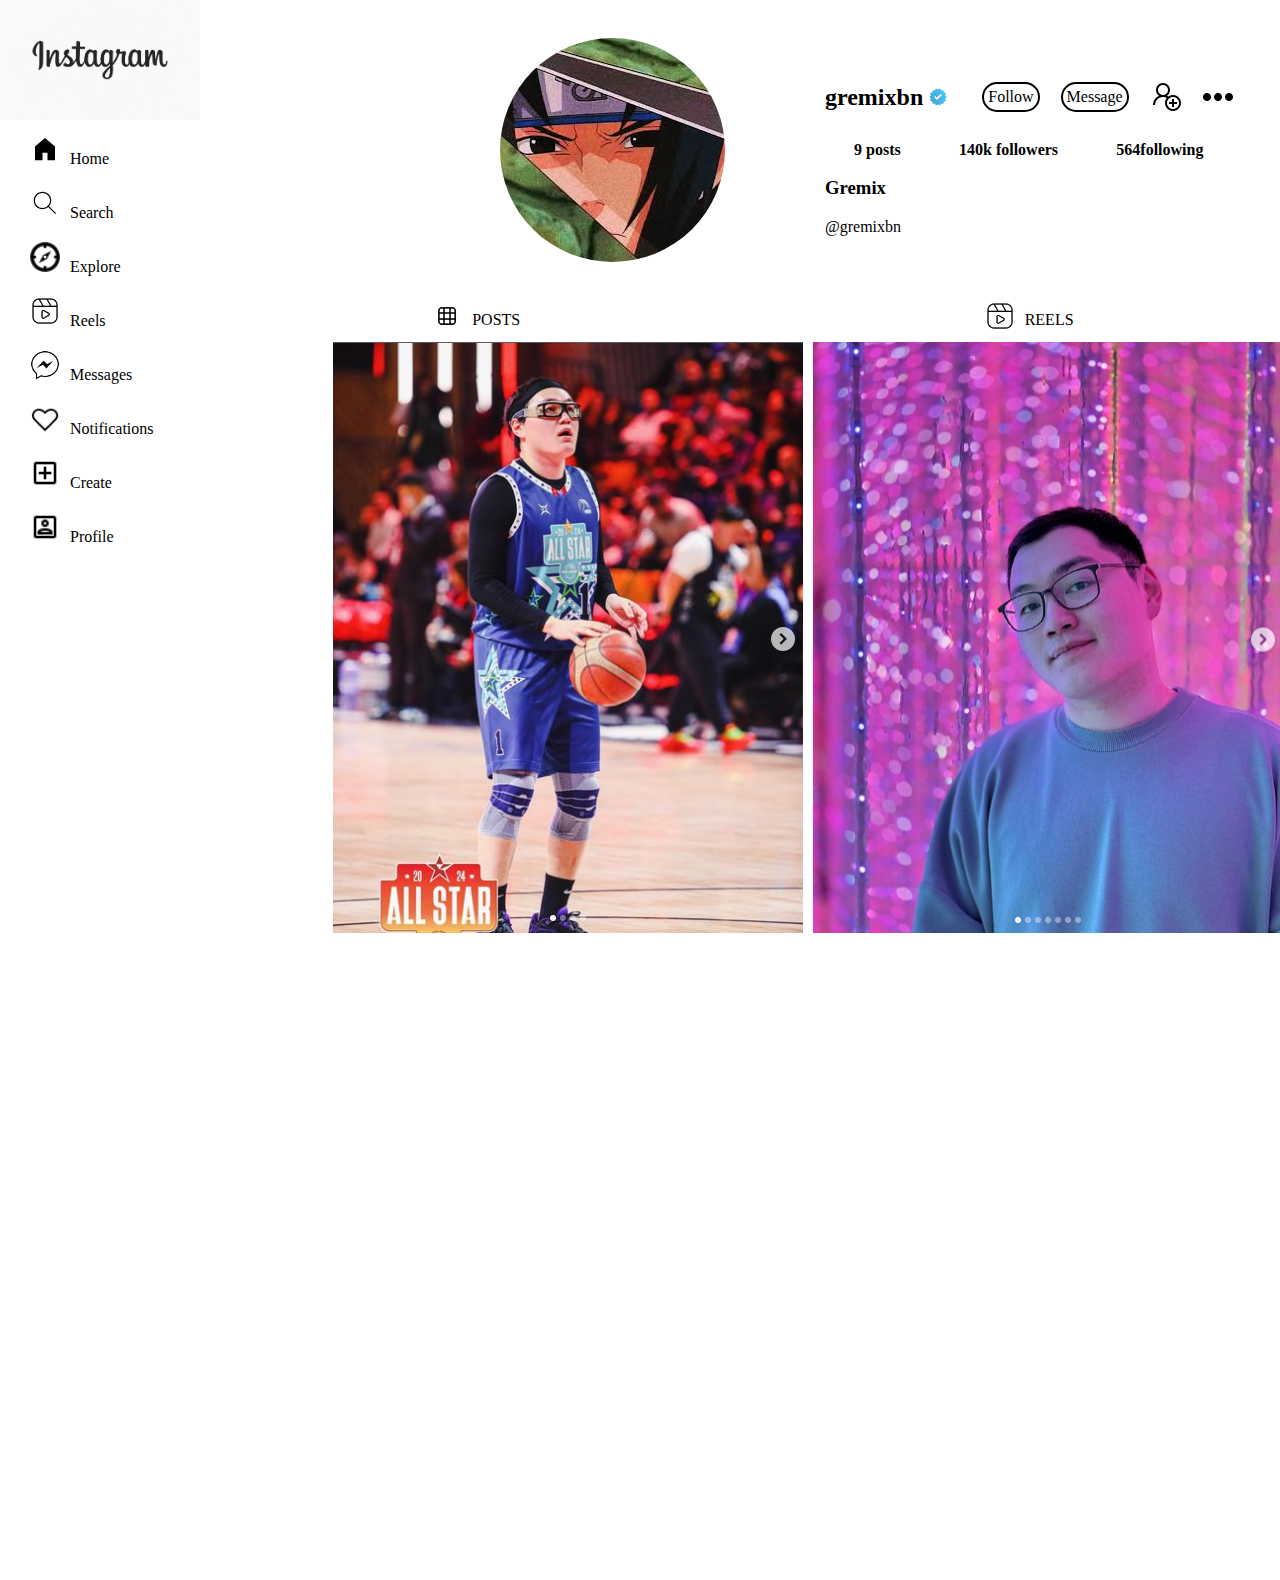
<file: instergrm.html>
<!DOCTYPE html>
<html lang="en">
  <head>
    <meta charset="UTF-8" />
    <meta name="viewport" content="width=device-width, initial-scale=1.0" />
    <title>LILGREMMY</title>
    <link rel="stylesheet" href="inst.css" />
  </head>
  <body>
    <div id="mian">
      <div id="hajuu">
        <img src="instagtamm.png" alt="" width="200" />
        <div id="tsu">
          <a href="index.html"
            ><img src="home.svg" alt="" class="sizer" />Home</a
          >
          <a href="index.html"
            ><img src="search.svg" alt="" class="sizer" />Search</a
          >
          <a href="index.html"
            ><img src="explore.png" alt="" class="sizer" />Explore</a
          >
          <a href="index.html"
            ><img src="reels.png" alt="" class="sizer" />Reels</a
          >
          <a href="index.html"
            ><img src="messenger.png" alt="" class="sizer" />Messages</a
          >
          <a href="index.html"
            ><img src="heart (1).png" alt="" class="sizer" />Notifications</a
          >
          <a href="index.html"
            ><img src="add.png" alt="" class="sizer" />Create</a
          >
          <a href="index.html"
            ><img src="user.png" alt="" class="sizer" />Profile</a
          >
        </div>
      </div>
      <div id="gol">
        <div id="deed">
          <img src="suske.jpg" alt="" style="border-radius: 100%" id="sussy" />
          <div>
            <div id="conter">
              <h2>gremixbn</h2>
              <img src="suske2.jpg" alt="" class="sizer" />
              <div class="circ">Follow</div>
              <div class="circ">Message</div>
              <img src="add-user.png" alt="" class="wuah" />
              <img src="ellipsis.png" alt="" class="wuah" />
            </div>
            <div id="conter2">
              <p><strong>9 posts</strong></p>
              <p><strong>140k followers</strong></p>
              <p><strong>564following</strong></p>
            </div>

            <div style="display: flex; flex-direction: column">
              <div><h3>Gremix</h3></div>

              <div>@gremixbn</div>
            </div>
          </div>
        </div>
        <div id="dood">
          <div
            style="
              display: flex;
              justify-content: space-around;
              align-items: center;
            "
          >
            <div class="sui">
              <img src="grid.png" alt="" class="sizer" />
              <p>POSTS</p>
            </div>
            <div class="sui">
              <img src="reels.png" alt="" class="sizer" />
              <p>REELS</p>
            </div>
            <div class="sui">
              <img src="user.png" alt="" class="sizer" />
              <p>TAGGED wtf</p>
            </div>
          </div>
          <div style="display: flex; justify-content: center" id="huurhngremy">
            <img src="gremix3.png" alt="" class="huurhngremy" />
            <img src="gremix2.png" alt="" class="huurhngremy" />
            <img src="gremix1.png" alt="" class="huurhngremy" />
          </div>
        </div>
      </div>
    </div>
  </body>
</html>
</file>
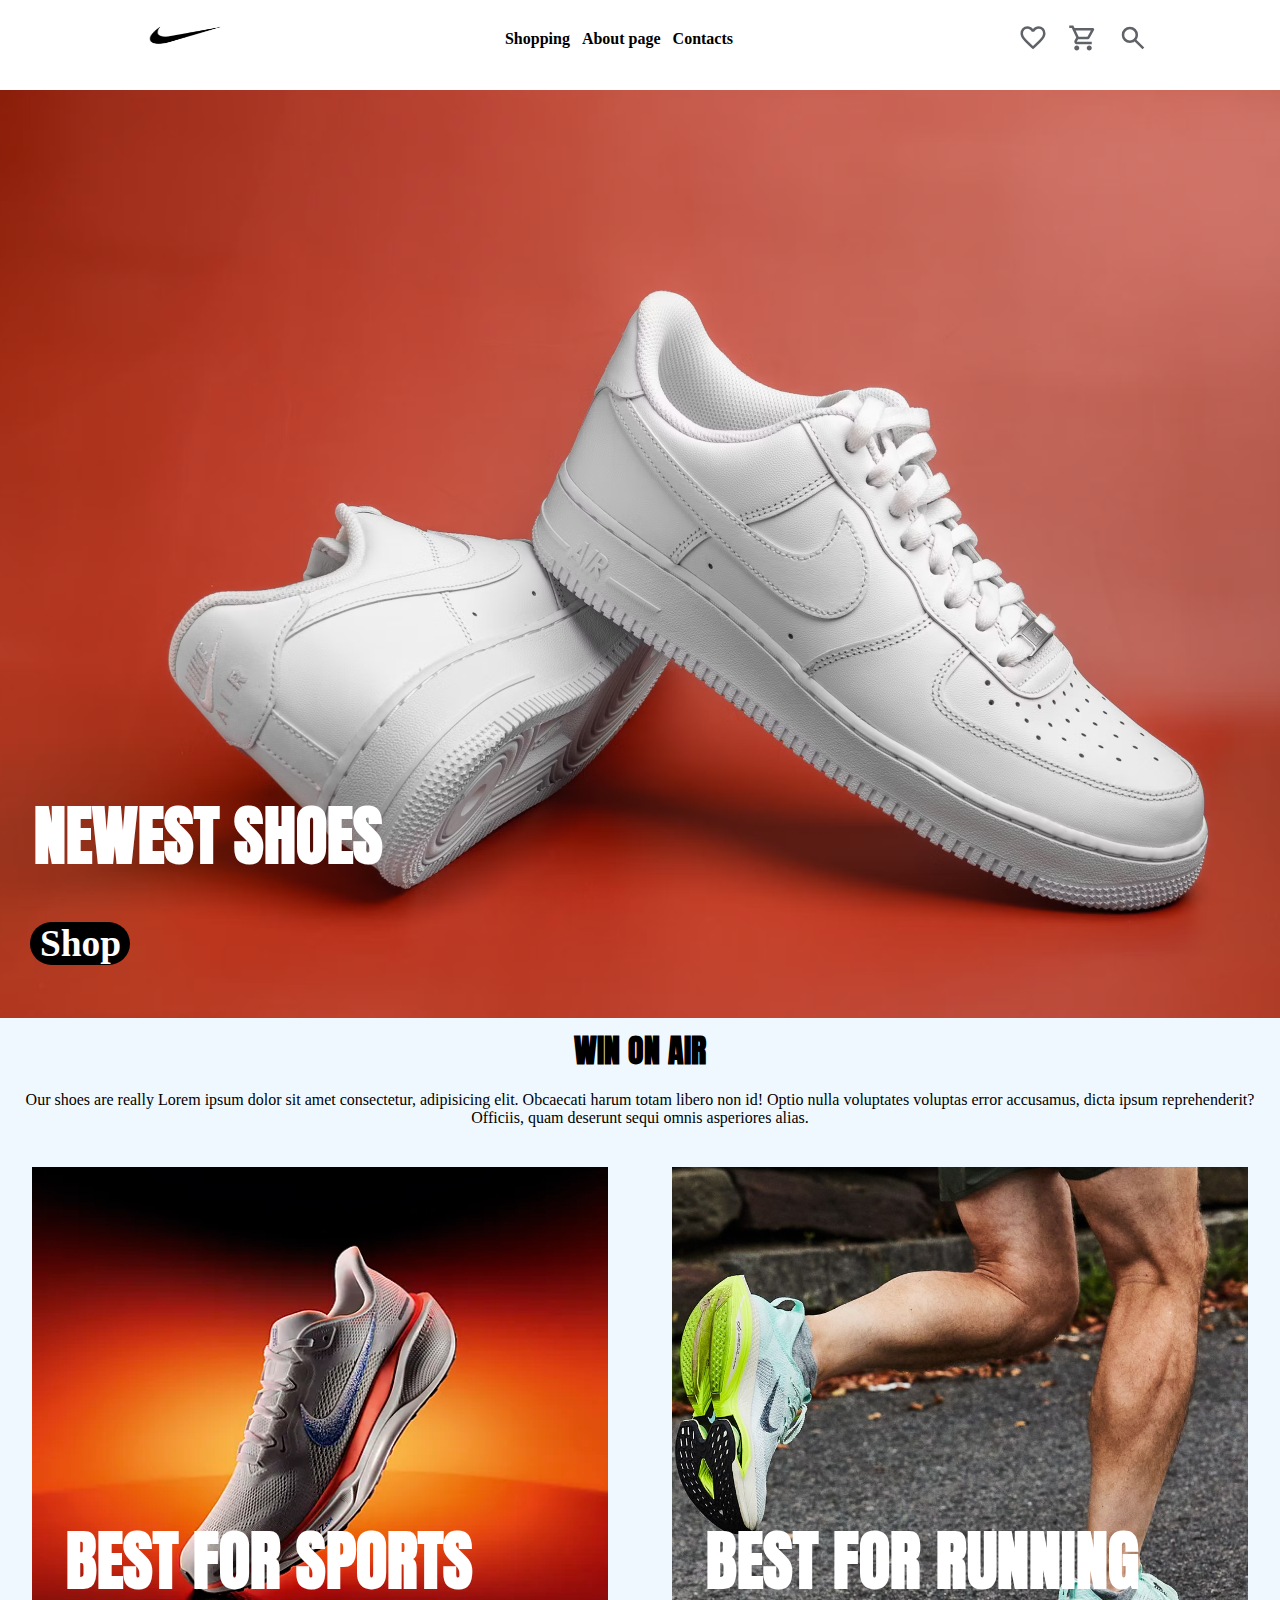
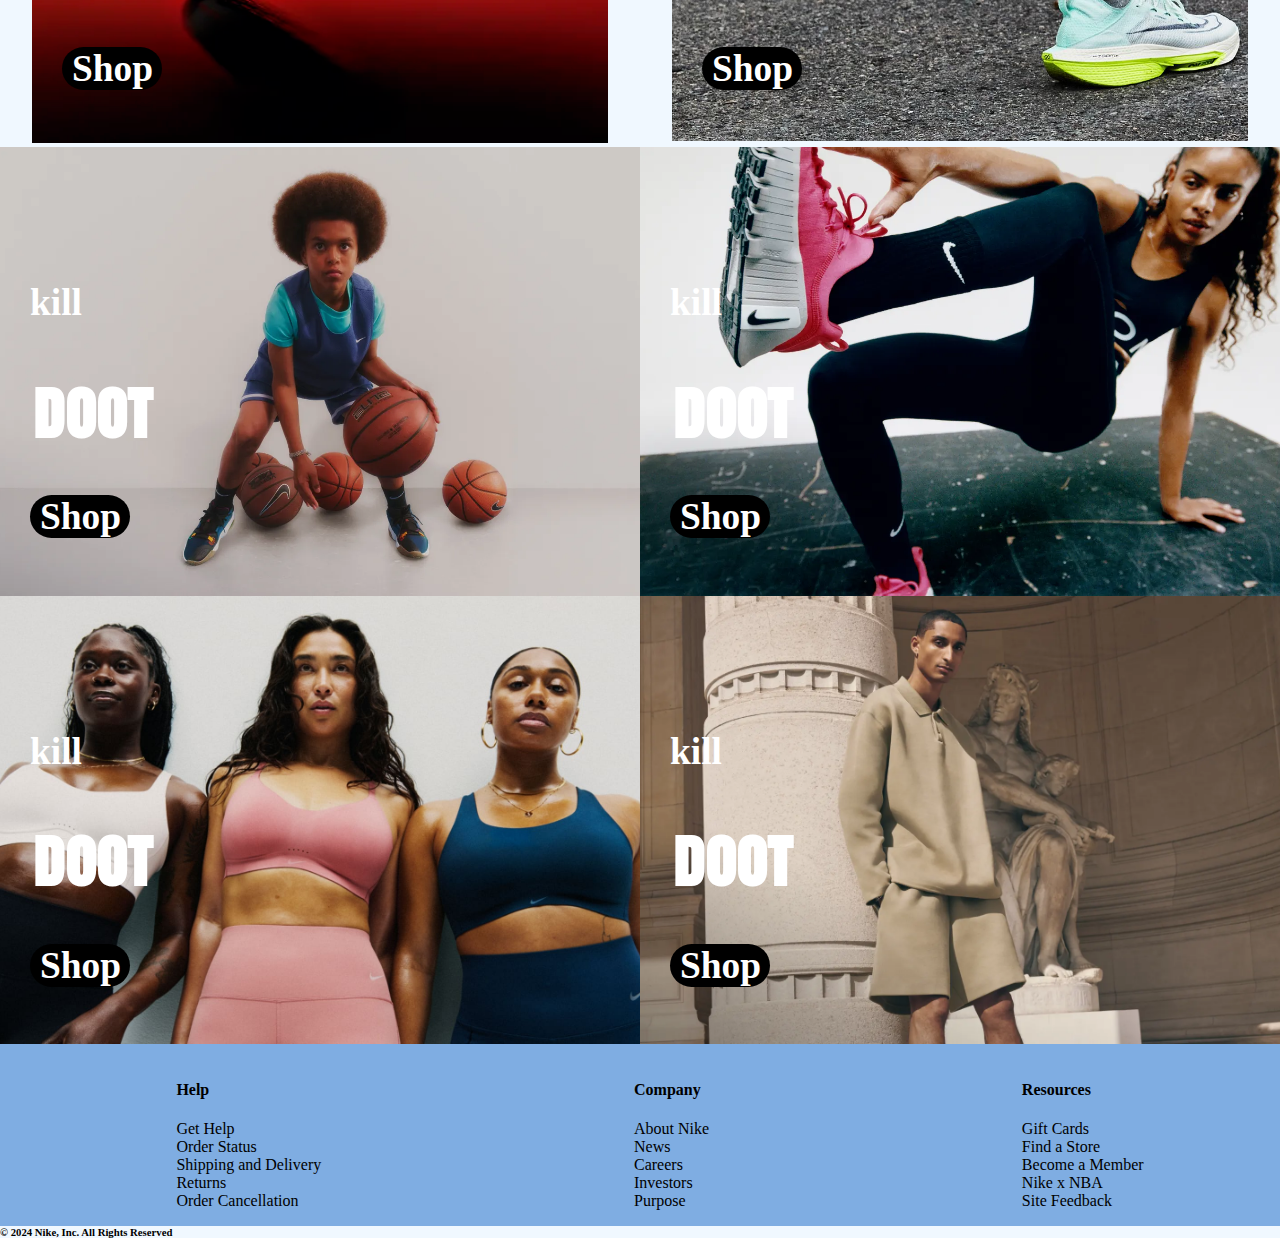
<file: new nike.html>
<!DOCTYPE html>
<html lang="en">
  <head>
    <meta charset="UTF-8" />
    <meta name="viewport" content="width=device-width, initial-scale=1.0" />
    <title>Plagiarism</title>
    <link rel="stylesheet" href="nike.css" />
    <link rel="preconnect" href="https://fonts.googleapis.com" />
    <link rel="preconnect" href="https://fonts.gstatic.com" crossorigin />
    <link
      href="https://fonts.googleapis.com/css2?family=Anton+SC&display=swap"
      rel="stylesheet"
    />
    />
  </head>
  <body>
    <header>
      <div class="header">
        <div>
          <a href="http://127.0.0.1:5500/new%20nike.html"
            ><img src="nike.png" alt="" height="50px" width="80px" id="logo"
          /></a>
        </div>
        <div id="tinh">
          <a href="http://127.0.0.1:5500/index.html" class="person"
            ><strong> Shopping</strong></a
          >
          <a href="http://127.0.0.1:5500/index.html" class="person"
            ><strong>About page</strong></a
          >
          <a href="http://127.0.0.1:5500/index.html" class="person"
            ><strong>Contacts</strong></a
          >
        </div>
        <div id="push">
          <a href="https://www.nike.com/"
            ><img
              src="heart.svg"
              alt=""
              width="30px"
              height="30px"
              class="icon"
          /></a>
          <a href="https://www.nike.com/"
            ><img src="cart.svg" alt="" width="30px" height="30px" class="icon"
          /></a>
          <a href="https://www.nike.com/">
            <img
              src="maglass.svg"
              alt=""
              width="30px"
              height="30px"
              class="icon"
          /></a>
        </div>
      </div>
    </header>
    <main>
      <div id="rel">
        <img id="look" src="ss.jpg" height="1000px" width="100%" alt="" />
        <div id="abs">
          <h1>NEWEST SHOES</h1>
          <h3 class="button"><a href="https://www.nike.com/">Shop</a></h3>
        </div>
      </div>
      <h1>WIN ON AIR</h1>
      <p>
        Our shoes are really Lorem ipsum dolor sit amet consectetur, adipisicing
        elit. Obcaecati harum totam libero non id! Optio nulla voluptates
        voluptas error accusamus, dicta ipsum reprehenderit? Officiis, quam
        deserunt sequi omnis asperiores alias.
      </p>
      <div id="shopping">
        <div id="rel">
          <img src="peg.png" alt="" class="card-img" />
          <div id="abs">
            <h1>BEST FOR SPORTS</h1>
            <h3 class="button"><a href="https://www.nike.com/">Shop</a></h3>
          </div>
        </div>

        <div id="rel">
          <img src="run.jpg" alt="" class="card-img" />
          <div id="abs">
            <h1>BEST FOR RUNNING</h1>
            <h3 class="button"><a href="https://www.nike.com/">Shop</a></h3>
          </div>
        </div>
      </div>
      <div id="containbig">
        <div id="rel">
          <img src="nike-just-do-it (1).jpg" alt="" class="shop-img" />
          <div id="abs">
            <h3>kill</h3>
            <h1>doot</h1>
            <h3 class="button"><a href="https://www.nike.com/">Shop</a></h3>
          </div>
        </div>

        <div id="rel">
          <img src="nike-just-do-it.jpg" alt="" class="shop-img" />
          <div id="abs">
            <h3>kill</h3>
            <h1>doot</h1>
            <h3 class="button"><a href="https://www.nike.com/">Shop</a></h3>
          </div>
        </div>
      </div>
      <div id="containbig">
        <div id="rel">
          <img src="nike-just-do-it (2).jpg" alt="" class="shop-img" />
          <div id="abs">
            <h3>kill</h3>
            <h1>doot</h1>
            <h3 class="button"><a href="https://www.nike.com/">Shop</a></h3>
          </div>
        </div>

        <div id="rel">
          <img src="nike-just-do-it (3).jpg" alt="" class="shop-img" />
          <div id="abs">
            <h3>kill</h3>
            <h1>doot</h1>
            <h3 class="button"><a href="https://www.nike.com/">Shop</a></h3>
          </div>
        </div>
      </div>
    </main>
    <footer>
      <ul>
        <h4>Help</h4>
        <li>Get Help</li>
        <li>Order Status</li>
        <li>Shipping and Delivery</li>
        <li>Returns</li>
        <li>Order Cancellation</li>
      </ul>
      <ul>
        <h4>Company</h4>
        <li>About Nike</li>
        <li>News</li>
        <li>Careers</li>
        <li>Investors</li>
        <li>Purpose</li>
      </ul>
      <ul>
        <h4>Resources</h4>
        <li>Gift Cards</li>
        <li>Find a Store</li>
        <li>Become a Member</li>
        <li>Nike x NBA</li>
        <li>Site Feedback</li>
      </ul>
    </footer>
    <h6>© 2024 Nike, Inc. All Rights Reserved</h6>
  </body>
</html>
</file>
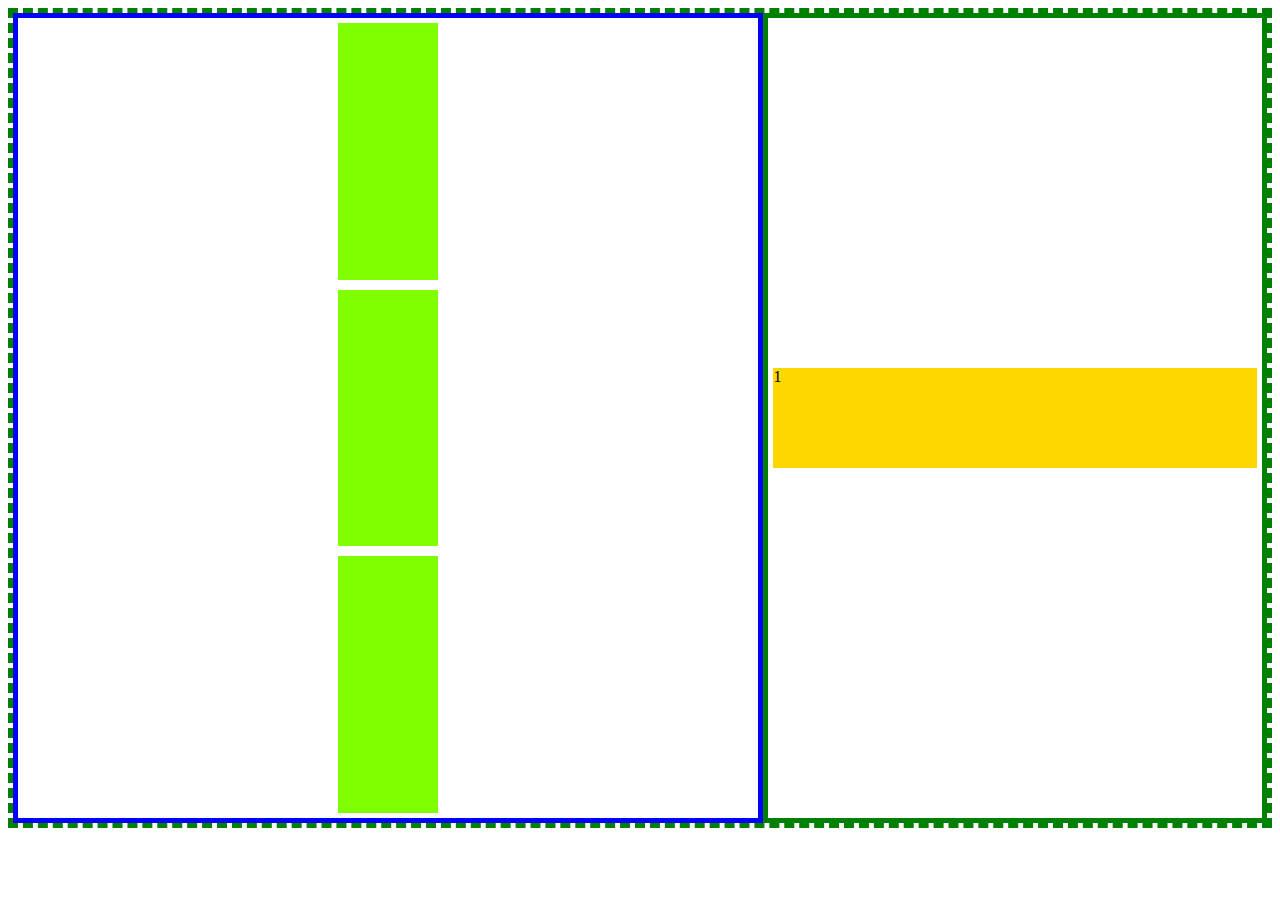
<file: test.html>
<!DOCTYPE html>
<html lang="en">
  <head>
    <meta charset="UTF-8" />
    <meta name="viewport" content="width=device-width, initial-scale=1.0" />
    <title>Lesson 5</title>
    <link rel="stylesheet" href="role.css" />
  </head>
  <body>
    <div class="container">
      <div class="left">
        <div class="box small"></div>
        <div class="box small"></div>
        <div class="box small"></div>
      </div>
      <div class="right">
        <div class="box">1</div>
      </div>
    </div>
  </body>
</html>
</file>
<file: inst.css>
body {
  margin: 0;
}
#mian {
  width: 100vw;
  height: 100vw;
  display: flex;
}
#hajuu {
  width: 300px;
  height: 100vw;
  background-color: rgb(255, 255, 255);
}
#tsu {
  display: flex;
  flex-direction: column;
  margin-left: 20px;
}
.sizer {
  width: 30px;
  height: 30px;
  margin-right: 10px;
}
#gol {
  width: 1700px;
  height: 100vw;
  background-color: blueviolet;
}
#deed {
  width: 1700px;
  height: 300px;
  background-color: rgb(255, 255, 255);
  align-items: center;
  display: flex;
}
.circ {
  margin: 3px;
  margin-left: 20px;
  border-radius: 25px;
  background-color: rgb(255, 255, 255);
  outline: auto;
  border: black;
  padding: 5px;
  padding-left: 5px;
  padding-right: 5px;
}
#sussy {
  display: flex;
  margin-left: 300px;
  margin-right: 100px;
}
.wuah {
  margin-left: 20px;
}
#conter {
  align-items: center;
  display: flex;
  justify-content: space-between;
}
#conter2 {
  display: flex;
  justify-content: space-around;
}
#dood {
  width: 1700px;
  height: 100vw;
  background-color: rgb(255, 255, 255);
}
.sui {
  display: flex;
  margin: 1px;
}
p {
  margin: 0;
  margin-top: 10px;
}
a {
  margin: 10px;
  text-decoration: none;
  color: black;
}
a :hover {
  border-radius: 25px;
  background-color: rgb(194, 187, 187);
}
#huurhngremy {
  display: flex;
  justify-content: space-between;
  margin-top: 20px;
  margin: 5px;
}
.huurhngremy {
  margin: 5px;
}
</file>
<file: nike.css>
html {
  background-color: aliceblue;
}
.header {
  display: flex;
  position: fixed;
  justify-content: space-around;
  width: 100%;
  background-color: white;
  height: 90px;
  top: 0;
  z-index: 1;
}
#look {
  object-fit: cover;
}
body {
  margin: 0%;
}
footer {
  display: flex;
  justify-content: space-around;
  background-color: rgb(127, 173, 226);
}
.info {
  text-decoration: none;
  size: 50px;
}
a {
  margin: 10px;
  text-decoration: none;
  color: black;
}
.person {
  margin-right: 2px;
  color: black;
}
#tinh {
  display: flex;
  justify-content: space-between;
  margin: 20px;
}
#push {
  display: flex;
  margin-top: 10px;
}

.margin {
  margin-top: 75px;
}
#logo {
  margin: 10%;
}
.icon {
  margin: 10%;
}
.icon :hover {
  background-color: rgba(240, 255, 255, 0);
  transform: scale(1);
  border-radius: 100%;
}

#rel {
  position: relative;
}
#abs {
  position: absolute;
  bottom: 20px;
  color: white;
  font-size: xx-large;
  left: 30px;
}

h1 {
  margin: 4px;
  text-align: center;
  font-family: "Anton SC", sans-serif;
}
p {
  text-align: center;
}
#shopping {
  display: flex;
  justify-content: space-around;
}
.button {
  border-radius: 25px;
  color: white;
  background-color: black;
  text-decoration: none;
  width: 100px;
  padding: 0;
}
.button :hover {
  background-color: gray;
  border-radius: 25px;
  padding: 3px;
  padding-left: 5px;
  padding-right: 5px;
}
p {
  margin-bottom: 40px;
}
a {
  color: white;
}
ul {
  list-style: none;
}
h6 {
  margin: 0;
}
#containbig {
  display: flex;

  justify-content: center;
}

.shop-img {
  width: 50vw;
  height: 100%;
  object-fit: cover;
}

.card-img {
  width: 45vw;
}
@media screen and (max-width: 480px) {
  html {
    width: 100vw;
  }
  .header {
    width: 430px;
  }

  .card-img {
    width: 100vw;
  }
  #shopping {
    flex-direction: column;
  }
  #abs {
    font-size: medium;
  }
  #look {
    width: 100vw;
    height: 50vw;
  }
  h3 {
    margin: 0;
  }
  h1 {
    margin: 2px;
  }
  #logo {
    height: 20px;
    width: 20px;
    margin-top: 30px;
  }
}
</file>
<file: role.css>
.container {
    border: 5px dashed green;
    display: flex;
    flex-direction: row;
    height: 90vh;
  }
  .box {
    flex: 1;
    width: 100px;
    height: 100px;
    background-color: gold;
    margin: 5px;
  }
  .big {
    flex: 2;
    background-color: aqua;
  }
  .small {
    flex: 1;
    background-color: chartreuse;
  }
  
  .left {
    display: flex;
    flex-direction: column;
    border: 5px solid blue;
    flex: 1.5;
    justify-content: center;
    align-items: center;
  }
  .right {
    border: 5px solid green;
    flex: 1;
    display: flex;
    justify-content: center;
    align-items: center;
  }
</file>
